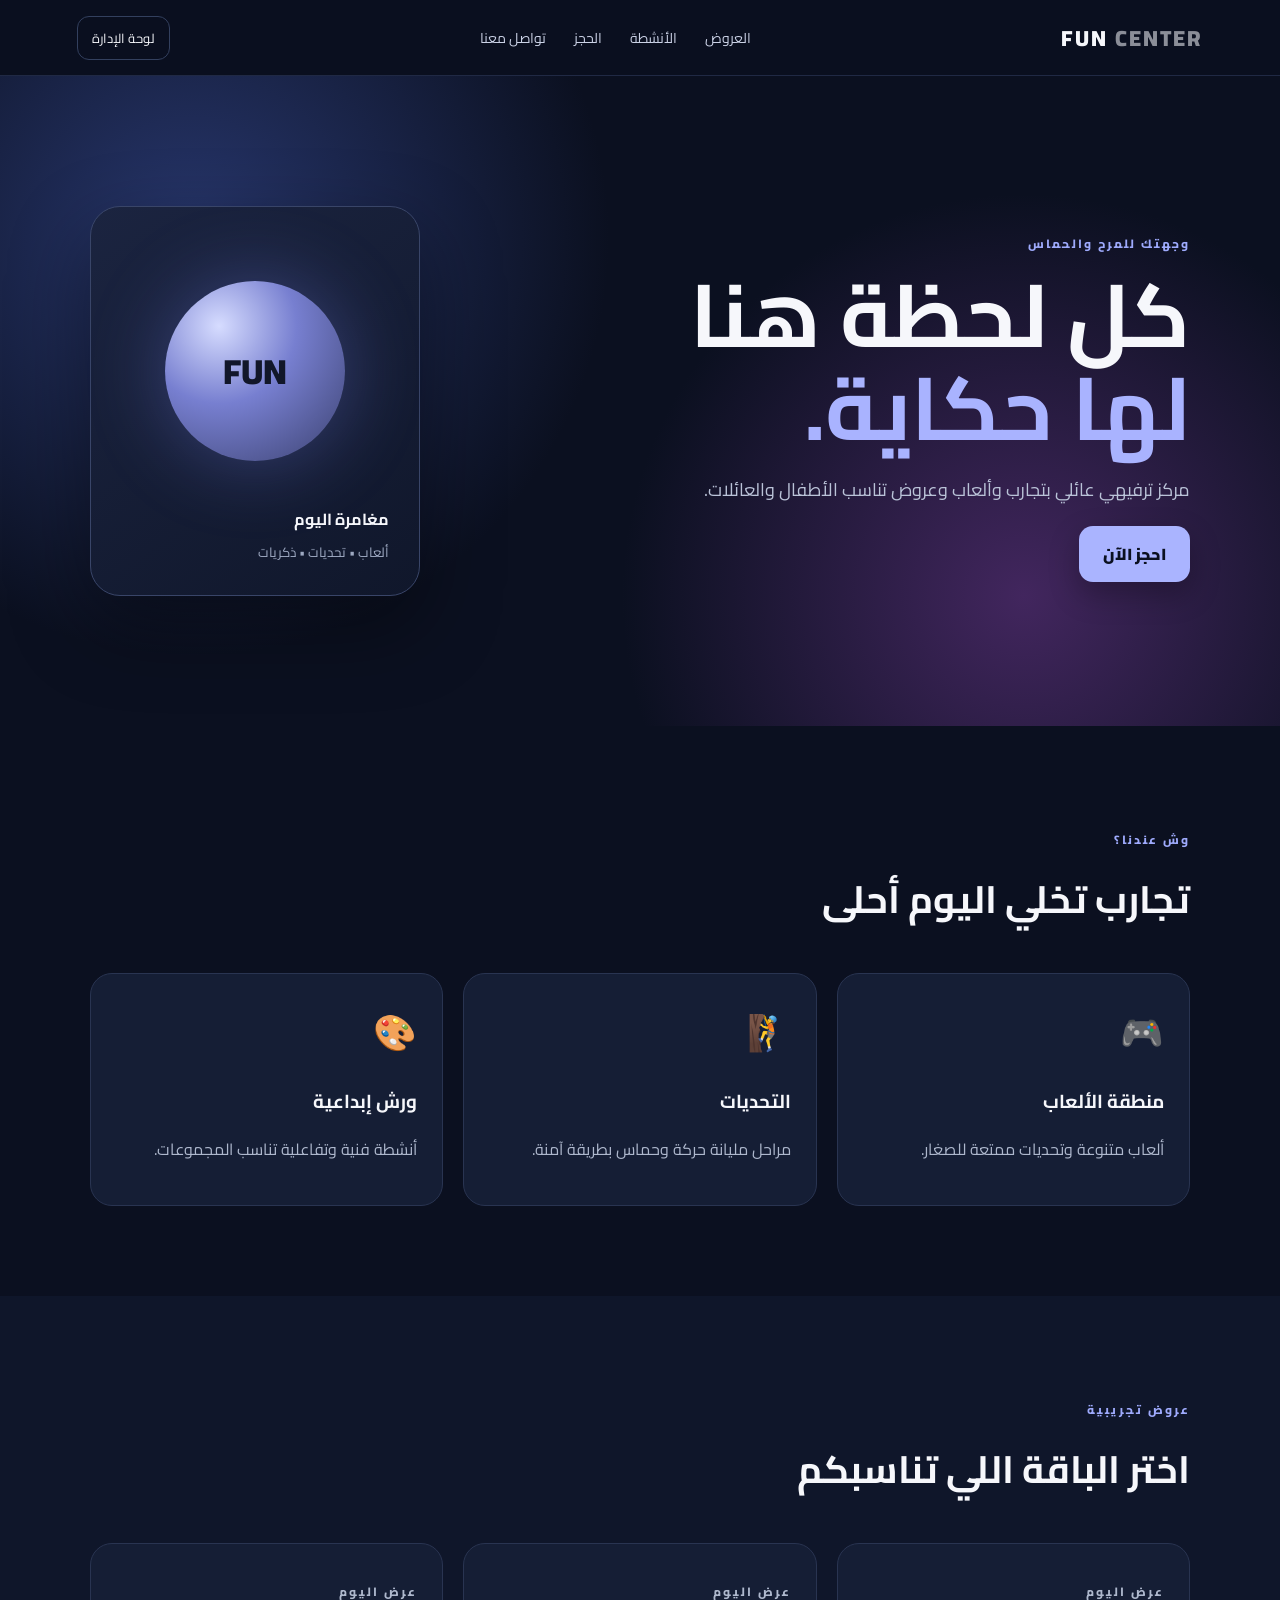
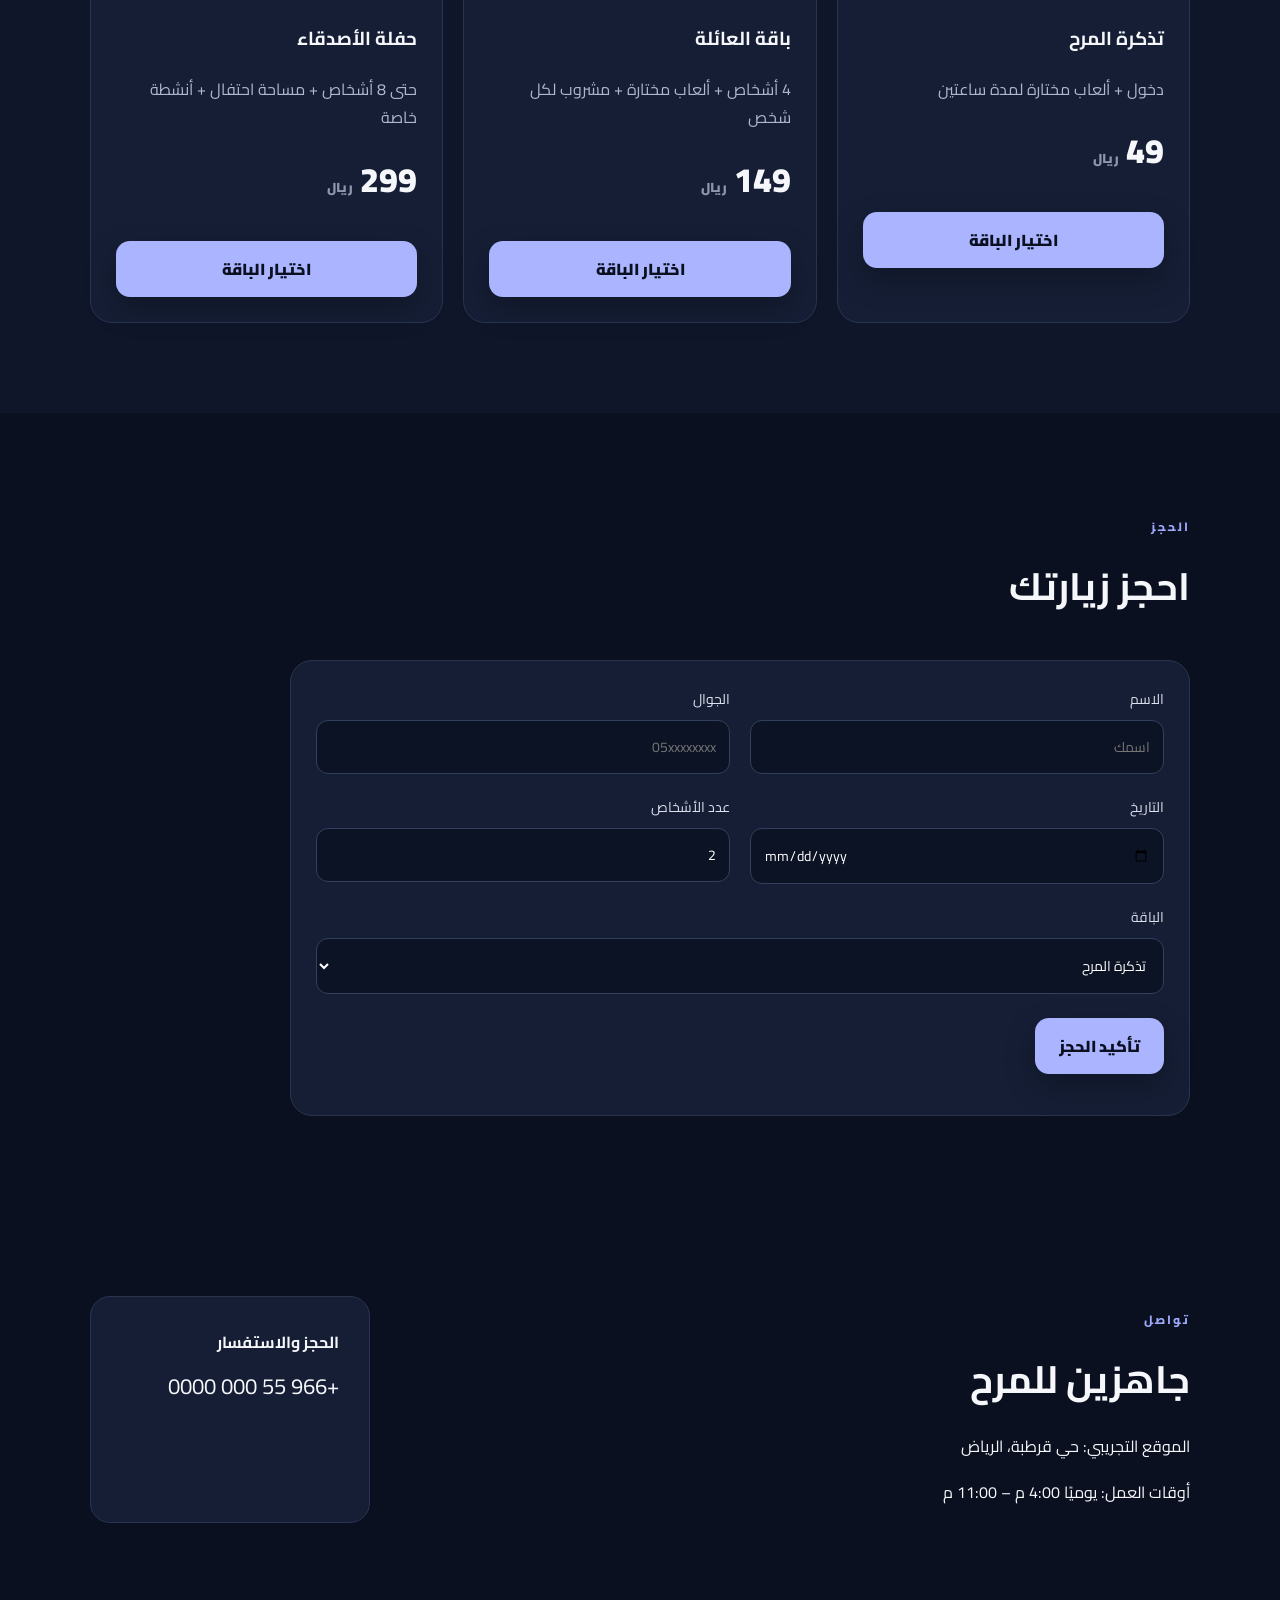
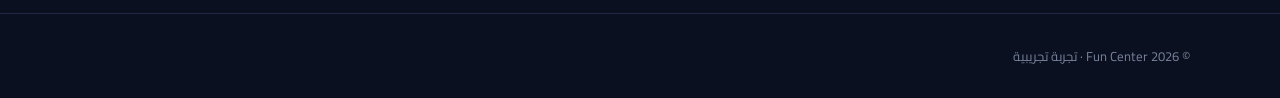
<file: index.html>
<!doctype html>
<html lang="ar" dir="rtl">
<head>
<meta charset="utf-8"><meta name="viewport" content="width=device-width,initial-scale=1">
<title>Fun Center | مركز المرح</title>
<link rel="stylesheet" href="styles.css">
</head>
<body>
<header class="nav"><div class="brand">FUN <span>CENTER</span></div><nav><a href="#offers">العروض</a><a href="#activities">الأنشطة</a><a href="#booking">الحجز</a><a href="#contact">تواصل معنا</a></nav><a class="admin-link" href="admin.html">لوحة الإدارة</a></header>
<main>
<section class="hero"><div><p class="eyebrow">وجهتك للمرح والحماس</p><h1>كل لحظة هنا<br><span>لها حكاية.</span></h1><p class="lead">مركز ترفيهي عائلي بتجارب وألعاب وعروض تناسب الأطفال والعائلات.</p><a class="btn" href="#booking">احجز الآن</a></div><div class="hero-card"><div class="orb">FUN</div><div><b>مغامرة اليوم</b><small>ألعاب • تحديات • ذكريات</small></div></div></section>
<section id="activities" class="section"><div class="section-head"><p class="eyebrow">وش عندنا؟</p><h2>تجارب تخلي اليوم أحلى</h2></div><div class="grid three"><article class="card activity"><div class="icon">🎮</div><h3>منطقة الألعاب</h3><p>ألعاب متنوعة وتحديات ممتعة للصغار.</p></article><article class="card activity"><div class="icon">🧗</div><h3>التحديات</h3><p>مراحل مليانة حركة وحماس بطريقة آمنة.</p></article><article class="card activity"><div class="icon">🎨</div><h3>ورش إبداعية</h3><p>أنشطة فنية وتفاعلية تناسب المجموعات.</p></article></div></section>
<section id="offers" class="section tinted"><div class="section-head"><p class="eyebrow">عروض تجريبية</p><h2>اختر الباقة اللي تناسبكم</h2></div><div id="offersGrid" class="grid three"></div></section>
<section id="booking" class="section"><div class="section-head"><p class="eyebrow">الحجز</p><h2>احجز زيارتك</h2></div><form id="bookingForm" class="booking card"><div class="grid two"><label>الاسم<input name="customer_name" required placeholder="اسمك"></label><label>الجوال<input name="phone" required placeholder="05xxxxxxxx"></label><label>التاريخ<input type="date" name="visit_date" required></label><label>عدد الأشخاص<input type="number" name="people_count" min="1" max="30" value="2" required></label><label class="full">الباقة<select name="offer"><option>تذكرة المرح</option><option>باقة العائلة</option><option>حفلة الأصدقاء</option></select></label></div><button class="btn" type="submit">تأكيد الحجز</button><p id="bookingMsg" class="msg"></p></form></section>
<section id="contact" class="section contact"><div><p class="eyebrow">تواصل</p><h2>جاهزين للمرح</h2><p>الموقع التجريبي: حي قرطبة، الرياض</p><p>أوقات العمل: يوميًا 4:00 م – 11:00 م</p></div><div class="contact-box"><b>الحجز والاستفسار</b><span>+966 55 000 0000</span></div></section>
</main><footer>© 2026 Fun Center · تجربة تجريبية</footer>
<script src="app.js"></script>
</body></html>
</file>
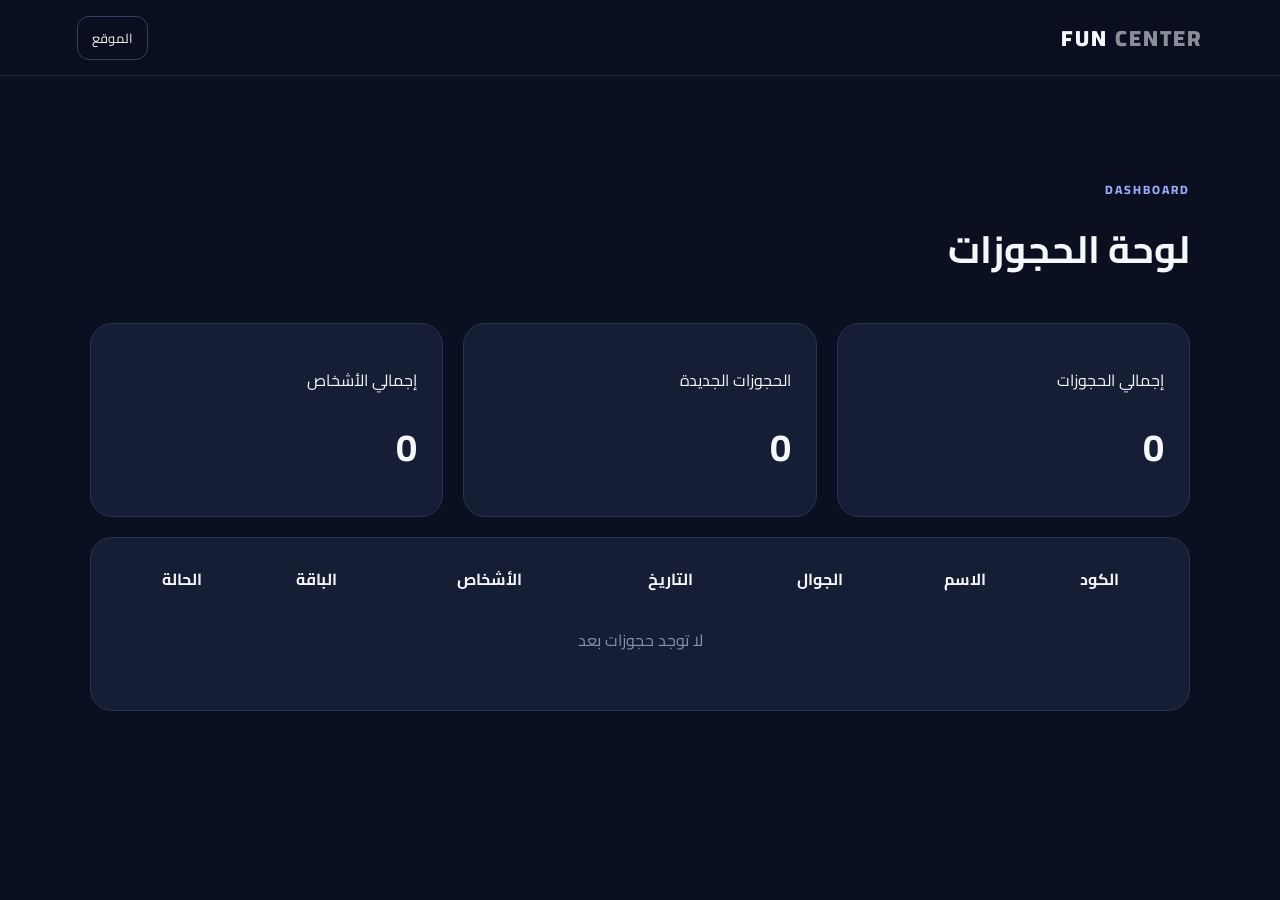
<file: admin.html>
<!doctype html><html lang="ar" dir="rtl"><head><meta charset="utf-8"><meta name="viewport" content="width=device-width,initial-scale=1"><title>إدارة الحجوزات | Fun Center</title><link rel="stylesheet" href="styles.css"></head><body><header class="nav"><div class="brand">FUN <span>CENTER</span></div><a class="admin-link" href="index.html">الموقع</a></header><main class="section"><div class="section-head"><p class="eyebrow">Dashboard</p><h2>لوحة الحجوزات</h2></div><div id="stats" class="grid three"></div><div class="card" style="margin-top:20px;overflow:auto"><table id="table" style="width:100%;border-collapse:collapse"><thead><tr><th>الكود</th><th>الاسم</th><th>الجوال</th><th>التاريخ</th><th>الأشخاص</th><th>الباقة</th><th>الحالة</th></tr></thead><tbody></tbody></table></div></main><script>const data=JSON.parse(localStorage.getItem('funCenterBookings')||'[]');document.getElementById('stats').innerHTML=[['إجمالي الحجوزات',data.length],['الحجوزات الجديدة',data.filter(x=>x.status==='new').length],['إجمالي الأشخاص',data.reduce((a,x)=>a+Number(x.people_count||0),0)]].map(x=>`<div class="card"><p>${x[0]}</p><h2>${x[1]}</h2></div>`).join('');document.querySelector('tbody').innerHTML=data.slice().reverse().map(x=>`<tr>${[x.code,x.customer_name,x.phone,x.visit_date,x.people_count,x.offer,x.status].map(v=>`<td style="padding:14px;border-top:1px solid #293451">${v||''}</td>`).join('')}</tr>`).join('')||'<tr><td colspan="7" style="padding:30px;text-align:center;color:#8893aa">لا توجد حجوزات بعد</td></tr>';</script></body></html>
</file>
<file: styles.css>
@import url('https://fonts.googleapis.com/css2?family=Cairo:wght@400;600;700;800;900&display=swap');
*{box-sizing:border-box}html{scroll-behavior:smooth}body{margin:0;font-family:Cairo,Arial,sans-serif;background:#0b1020;color:#f6f7fb}a{text-decoration:none;color:inherit}.nav{height:76px;display:flex;align-items:center;justify-content:space-between;padding:0 6%;position:sticky;top:0;z-index:5;background:rgba(11,16,32,.86);backdrop-filter:blur(16px);border-bottom:1px solid #202944}.brand{font-weight:900;letter-spacing:2px;font-size:22px}.brand span{opacity:.55}.nav nav{display:flex;gap:28px;color:#cbd2e6;font-size:14px}.admin-link{border:1px solid #33405e;border-radius:12px;padding:9px 14px;font-size:13px}.hero{min-height:650px;padding:90px 7%;display:flex;align-items:center;justify-content:space-between;gap:50px;background:radial-gradient(circle at 15% 25%,#27366c 0,transparent 35%),radial-gradient(circle at 80% 80%,#42265e 0,transparent 35%)}.eyebrow{color:#9eaafc;text-transform:uppercase;letter-spacing:2px;font-size:12px;font-weight:800}.hero h1{font-size:clamp(46px,7vw,88px);line-height:1.05;margin:14px 0}.hero h1 span{color:#a9b3ff}.lead{max-width:590px;color:#bac3d8;font-size:18px;line-height:2}.btn{display:inline-block;border:0;border-radius:14px;padding:13px 24px;background:#aab4ff;color:#0b1020;font:inherit;font-weight:900;cursor:pointer;box-shadow:0 12px 30px #0004}.hero-card{width:330px;height:390px;border:1px solid #394568;border-radius:30px;background:linear-gradient(145deg,#1b2440,#10172b);display:flex;flex-direction:column;justify-content:end;padding:30px;box-shadow:0 30px 80px #0006}.orb{width:180px;height:180px;border-radius:50%;display:grid;place-items:center;margin:auto;background:radial-gradient(circle at 30% 25%,#d6dcff,#777fd0 42%,#3b416f);color:#12172a;font-size:35px;font-weight:900;box-shadow:0 0 80px #818cff55}.hero-card small{display:block;color:#9da8c1;margin-top:6px}.section{padding:90px 7%}.tinted{background:#0f162a}.section-head{margin-bottom:38px}.section h2{font-size:38px;margin:8px 0}.grid{display:grid;gap:20px}.three{grid-template-columns:repeat(3,1fr)}.two{grid-template-columns:repeat(2,1fr)}.card{background:#151e35;border:1px solid #293451;border-radius:22px;padding:25px}.activity{min-height:180px}.icon{font-size:35px}.activity h3{margin-bottom:5px}.activity p,.offer p{color:#aeb8cd;line-height:1.8}.offer{position:relative}.offer .price{font-size:34px;font-weight:900;margin:15px 0}.offer .price small{font-size:13px;color:#8d97ad}.offer .pick{margin-top:15px;width:100%}.booking{max-width:900px}label{display:flex;flex-direction:column;gap:8px;color:#dce1ed;font-size:14px}input,select{background:#0c1324;border:1px solid #33405d;color:#fff;border-radius:12px;padding:13px;font:inherit;outline:none}input:focus,select:focus{border-color:#aab4ff}.full{grid-column:1/-1}.booking .btn{margin-top:24px}.msg{color:#aab4ff}.contact{display:flex;justify-content:space-between;gap:30px}.contact-box{background:#151e35;border:1px solid #293451;border-radius:20px;padding:30px;min-width:280px;display:flex;flex-direction:column;gap:8px}.contact-box span{font-size:22px}footer{padding:30px 7%;border-top:1px solid #202944;color:#77829b;font-size:13px}@media(max-width:800px){.nav nav{display:none}.hero{padding-top:60px;flex-direction:column;align-items:flex-start}.hero-card{width:100%}.three,.two{grid-template-columns:1fr}.contact{flex-direction:column}.section{padding:65px 6%}.hero h1{font-size:52px}}
</file>
